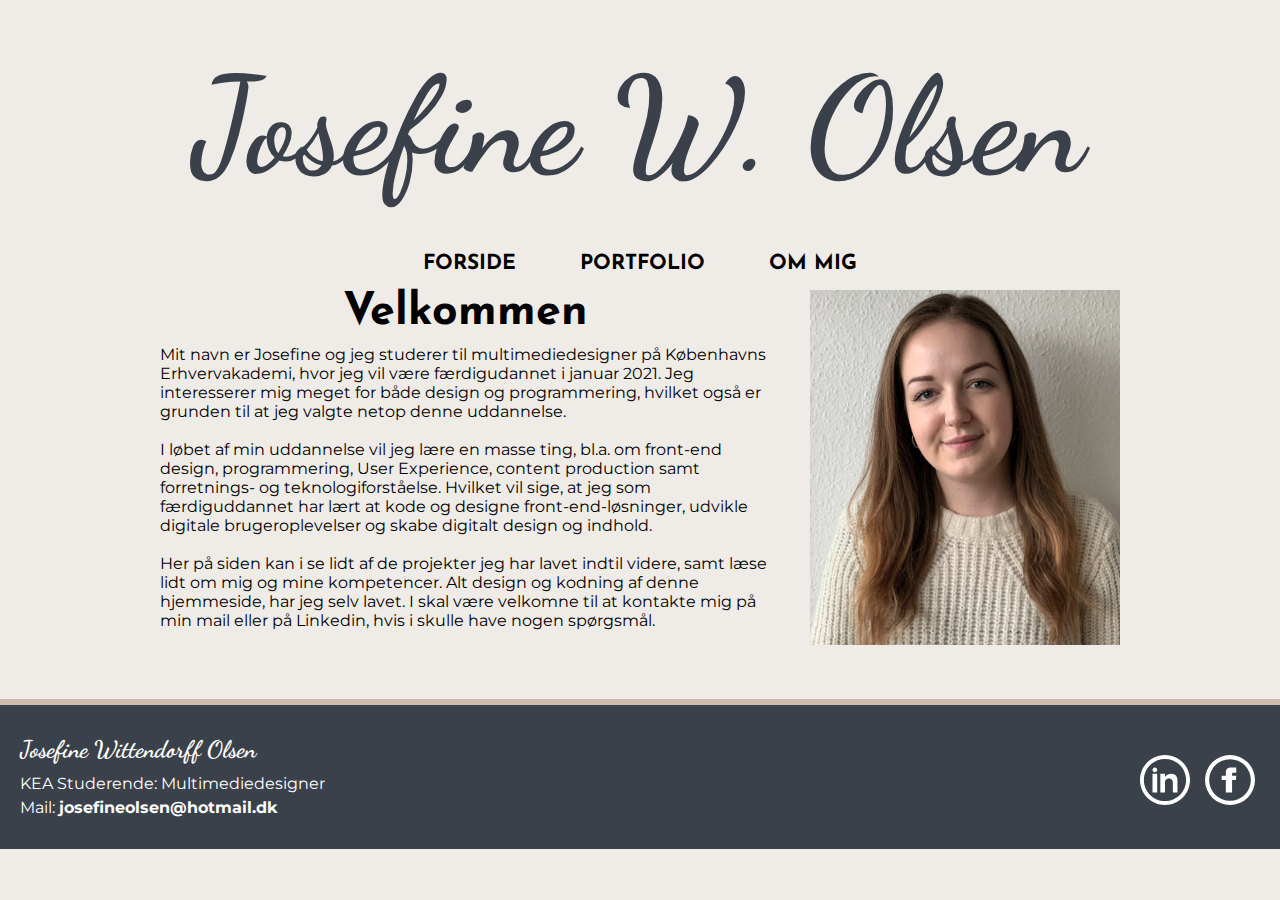
<file: index.html>
<!DOCTYPE html>
<html lang="da">

<head>
    <meta charset="utf-8">
    <meta name="viewport" content="width=device-width, initial-scale=1.0">
    <title>Josefine W. Olsen</title>
    <link href="https://fonts.googleapis.com/css?family=Dancing+Script|Josefin+Sans|Montserrat|Raleway&display=swap" rel="stylesheet">
    <link rel="stylesheet" href="style.css">
    <meta name="robots" content="noindex">
</head>

<body>

    <header>

        <a href="index.html"><img src="billeder/logo3.svg" alt="logo"></a>

        <nav>
            <div id="menuknap">☰</div>
            <ul id="menu" class="hidden">
                <li><a href="index.html">Forside</a></li>
                <li><a href="portfolio.html">Portfolio</a></li>
                <li><a href="ommig.html">Om mig</a></li>
            </ul>
        </nav>
    </header>

    <section id="velkommen">
        <div class="sectionwrapper">

            <div class="txt">
                <h1>Velkommen</h1>
                <p>Mit navn er Josefine og jeg studerer til multimediedesigner på Københavns Erhvervakademi, hvor jeg vil være færdigudannet i januar 2021. Jeg interesserer mig meget for både design og programmering, hvilket også er grunden til at jeg valgte netop denne uddannelse.
                    <br>
                    <br>I løbet af min uddannelse vil jeg lære en masse ting, bl.a. om front-end design, programmering, User Experience, content production samt forretnings- og teknologiforståelse. Hvilket vil sige, at jeg som færdiguddannet har lært at kode og designe front-end-løsninger, udvikle digitale brugeroplevelser og skabe digitalt design og indhold.<br>
                    <br>Her på siden kan i se lidt af de projekter jeg har lavet indtil videre, samt læse lidt om mig og mine kompetencer. Alt design og kodning af denne hjemmeside, har jeg selv lavet. I skal være velkomne til at kontakte mig på min mail eller på Linkedin, hvis i skulle have nogen spørgsmål. </p>
            </div>

            <div class="image">
                <img src="billeder/portr%C3%A6t1.png" alt="portræt">
            </div>
        </div>
    </section>

    <footer>
        <div id="footer_1">
            <h3>Josefine Wittendorff Olsen</h3>
            <p>KEA Studerende: Multimediedesigner</p>
            <p>Mail: <a href="mailto:josefineolsen@hotmail.dk">josefineolsen@hotmail.dk</a></p>
        </div>
        <div id="footer_2">
            <a href="https://www.linkedin.com/in/josefine-wittendorff-olsen-5b832217a/" target="_blank">
                <img src="billeder/linkedin.svg" alt="linkedin link">
            </a>
            <a href="https://www.facebook.com/josefine.olsen" target="_blank">
                <img src="billeder/face_hvid-kopi.svg" alt="facebook link">
            </a>
        </div>
    </footer>


    <script src="script.js"></script>
</body></html>
</file>
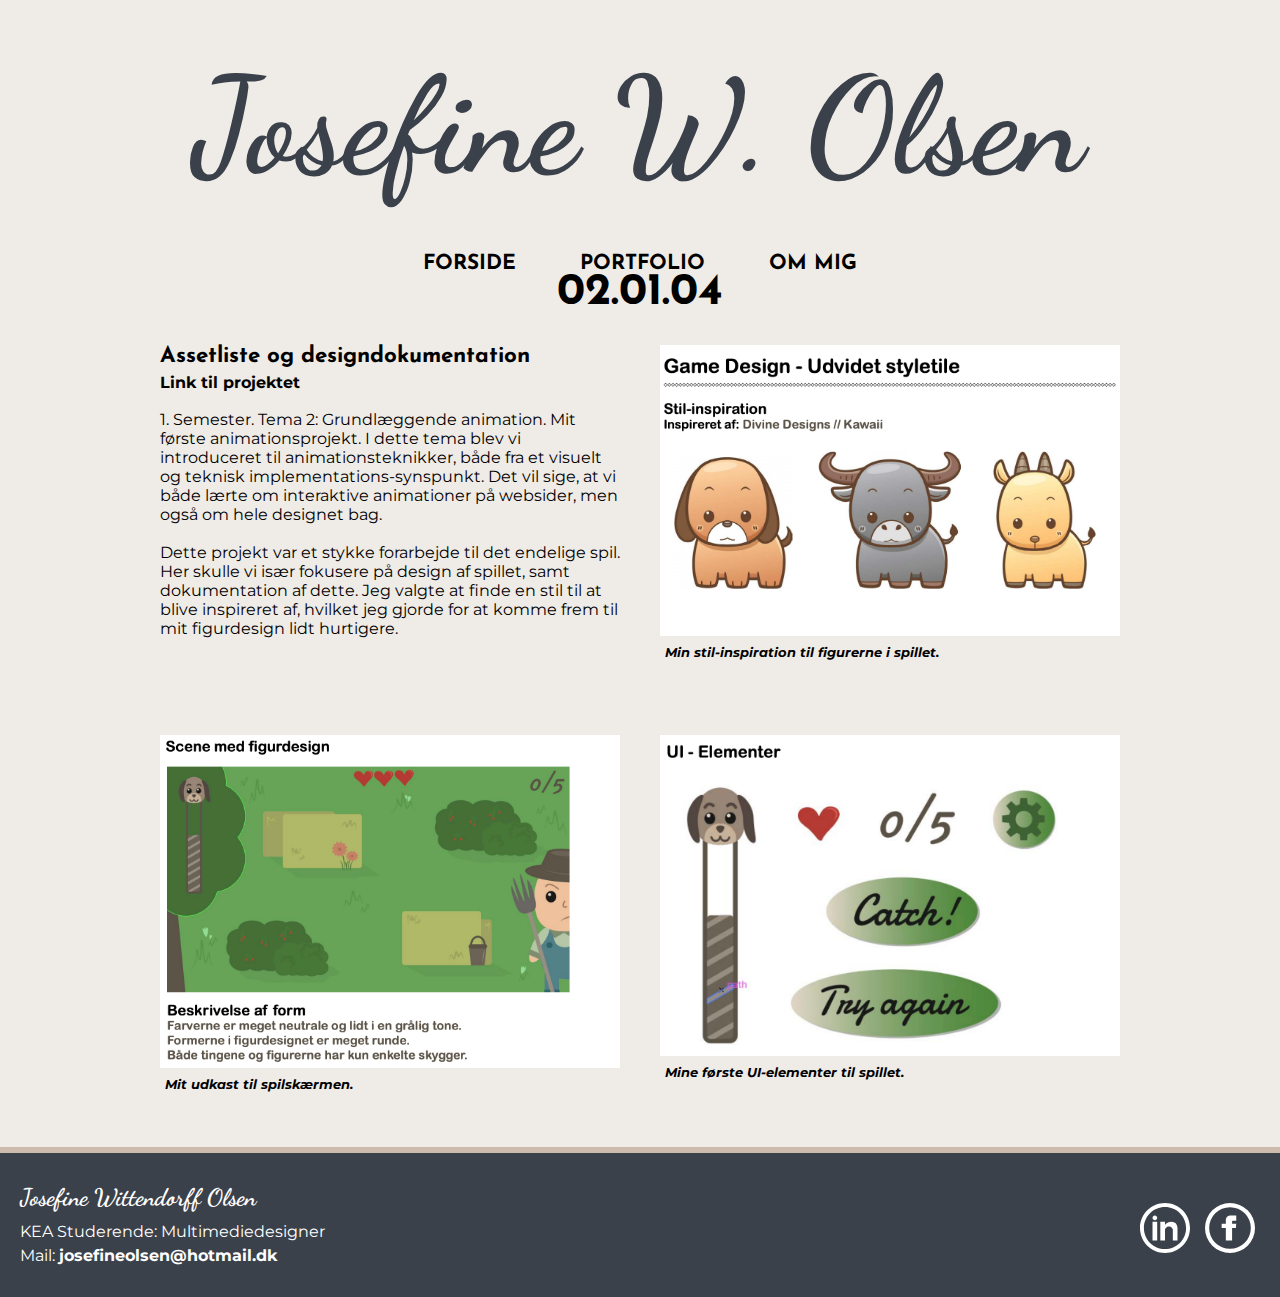
<file: dokumentation.html>
<!DOCTYPE html>
<html lang="da">

<head>
    <meta charset="utf-8">
    <meta name="viewport" content="width=device-width, initial-scale=1.0">
    <title>Josefine W. Olsen</title>
    <link href="https://fonts.googleapis.com/css?family=Dancing+Script|Josefin+Sans|Montserrat|Raleway&display=swap" rel="stylesheet">
    <link rel="stylesheet" href="style.css">
    <meta name="robots" content="noindex">
</head>

<body>

    <header>

        <a href="index.html"><img src="billeder/logo3.svg" alt="logo"></a>

        <nav>
            <div id="menuknap">☰</div>
            <ul id="menu" class="hidden">
                <li><a href="index.html">Forside</a></li>
                <li><a href="portfolio.html">Portfolio</a></li>
                <li><a href="ommig.html">Om mig</a></li>
            </ul>
        </nav>
    </header>

    <section id="dokumentation">
        <h1>02.01.04</h1>
        <div class="sectionwrapper">
            <div class="om">
                <h2>Assetliste og designdokumentation</h2>
                <a href="https://drive.google.com/file/d/1ffT6aHDLA5nyZl4b1CxueRxBve-k-WC5/view?usp=sharing">Link til projektet</a>
                <br>
                <br>
                <p>1. Semester. Tema 2: Grundlæggende animation. Mit første animationsprojekt. I dette tema blev vi introduceret til animationsteknikker, både fra et visuelt og teknisk implementations-synspunkt. Det vil sige, at vi både lærte om interaktive animationer på websider, men også om hele designet bag. <br>
                    <br>Dette projekt var et stykke forarbejde til det endelige spil. Her skulle vi især fokusere på design af spillet, samt dokumentation af dette. Jeg valgte at finde en stil til at blive inspireret af, hvilket jeg gjorde for at komme frem til mit figurdesign lidt hurtigere. </p>
            </div>

            <div class="billede1">
                <img src="billeder/doku1.png" alt="doku1">
                <h4>Min stil-inspiration til figurerne i spillet.</h4>
            </div>
        </div>

        <div class="sectionwrapper">
            <div class="billede2">
                <img src="billeder/doku2.png" alt="doku2">
                <h4>Mit udkast til spilskærmen.</h4>
            </div>

            <div class="billede3">
                <img src="billeder/doku3.png" alt="doku3">
                <h4>Mine første UI-elementer til spillet.</h4>
            </div>
        </div>

    </section>


    <footer>
        <div id="footer_1">
            <h3>Josefine Wittendorff Olsen</h3>
            <p>KEA Studerende: Multimediedesigner</p>
            <p>Mail: <a href="mailto:josefineolsen@hotmail.dk">josefineolsen@hotmail.dk</a></p>
        </div>
        <div id="footer_2">
            <a href="https://www.linkedin.com/in/josefine-wittendorff-olsen-5b832217a/" target="_blank">
                <img src="billeder/linkedin.svg" alt="linkedin link">
            </a>
            <a href="https://www.facebook.com/josefine.olsen" target="_blank">
                <img src="billeder/face_hvid-kopi.svg" alt="facebook link">
            </a>
        </div>
    </footer>


    <script src="script.js"></script>
</body></html>
</file>
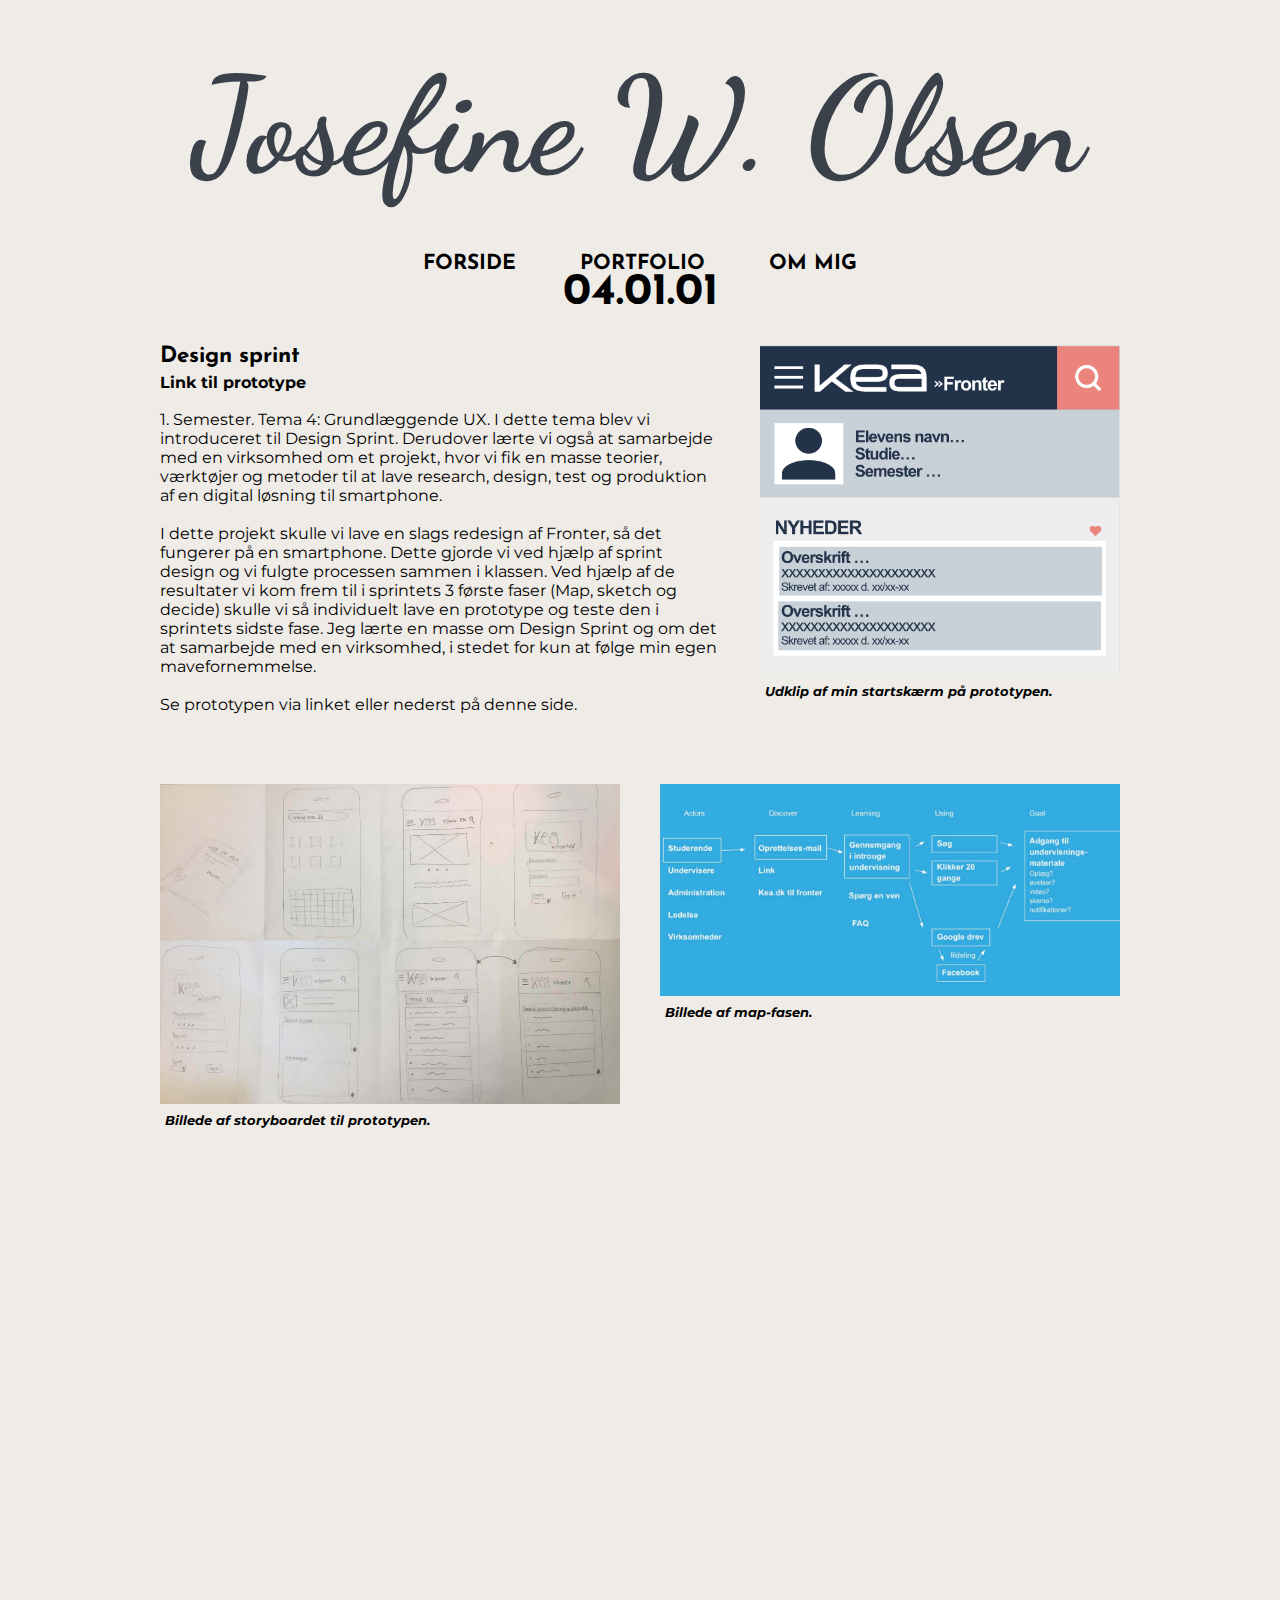
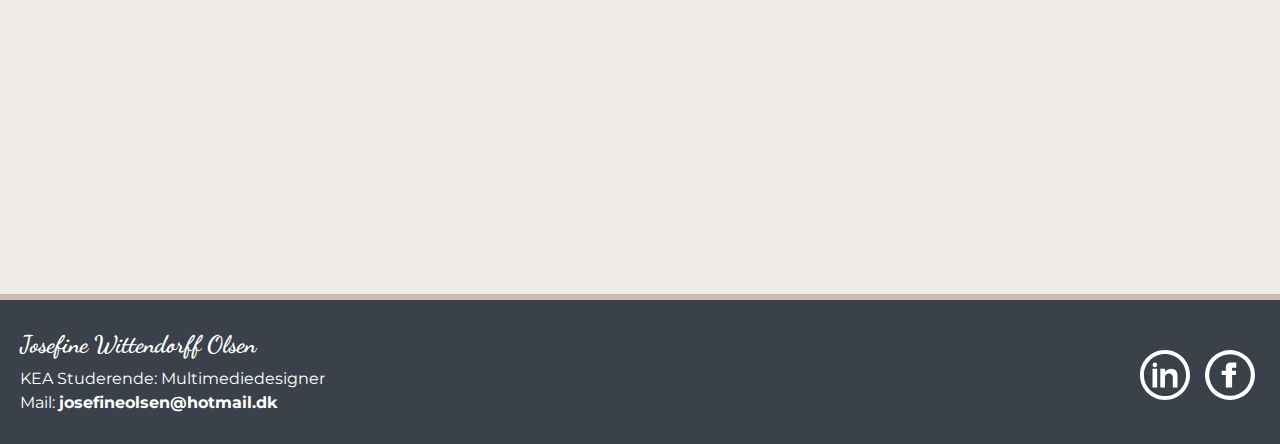
<file: fronter.html>
<!DOCTYPE html>
<html lang="da">

<head>
    <meta charset="utf-8">
    <meta name="viewport" content="width=device-width, initial-scale=1.0">
    <title>Josefine W. Olsen</title>
    <link href="https://fonts.googleapis.com/css?family=Dancing+Script|Josefin+Sans|Montserrat|Raleway&display=swap" rel="stylesheet">
    <link rel="stylesheet" href="style.css">
    <meta name="robots" content="noindex">
</head>

<body>

    <header>

        <a href="index.html"><img src="billeder/logo3.svg" alt="logo"></a>

        <nav>
            <div id="menuknap">☰</div>
            <ul id="menu" class="hidden">
                <li><a href="index.html">Forside</a></li>
                <li><a href="portfolio.html">Portfolio</a></li>
                <li><a href="ommig.html">Om mig</a></li>
            </ul>
        </nav>
    </header>

    <section id="fronter">
        <h1>04.01.01</h1>
        <div class="sectionwrapper">
            <div class="om">
                <h2>Design sprint</h2>
                <a href="https://xd.adobe.com/view/45756edb-9993-4f80-4042-b5dabd75aaa1-3344/">Link til prototype</a>
                <br>
                <br>
                <p>1. Semester. Tema 4: Grundlæggende UX. I dette tema blev vi introduceret til Design Sprint. Derudover lærte vi også at samarbejde med en virksomhed om et projekt, hvor vi fik en masse teorier, værktøjer og metoder til at lave research, design, test og produktion af en digital løsning til smartphone.<br>
                    <br>I dette projekt skulle vi lave en slags redesign af Fronter, så det fungerer på en smartphone. Dette gjorde vi ved hjælp af sprint design og vi fulgte processen sammen i klassen. Ved hjælp af de resultater vi kom frem til i sprintets 3 første faser (Map, sketch og decide) skulle vi så individuelt lave en prototype og teste den i sprintets sidste fase. Jeg lærte en masse om Design Sprint og om det at samarbejde med en virksomhed, i stedet for kun at følge min egen mavefornemmelse.<br>
                    <br>Se prototypen via linket eller nederst på denne side. </p>
            </div>

            <div class="billede1">
                <img src="billeder/fronter.png" alt="fronter1">
                <h4>Udklip af min startskærm på prototypen.</h4>
            </div>
        </div>

        <div class="sectionwrapper">
            <div class="billede2">
                <img src="billeder/fronter2.png" alt="fronter2">
                <h4>Billede af storyboardet til prototypen.</h4>
            </div>

            <div class="billede3">
                <img src="billeder/fronter3.png" alt="fronter3">
                <h4>Billede af map-fasen.</h4>
            </div>
        </div>

        <div class="prototype">
            <iframe width="375" height="667" src="https://xd.adobe.com/embed/45756edb-9993-4f80-4042-b5dabd75aaa1-3344/" frameborder="0" allowfullscreen></iframe>
        </div>

    </section>


    <footer>
        <div id="footer_1">
            <h3>Josefine Wittendorff Olsen</h3>
            <p>KEA Studerende: Multimediedesigner</p>
            <p>Mail: <a href="mailto:josefineolsen@hotmail.dk">josefineolsen@hotmail.dk</a></p>
        </div>
        <div id="footer_2">
            <a href="https://www.linkedin.com/in/josefine-wittendorff-olsen-5b832217a/" target="_blank">
                <img src="billeder/linkedin.svg" alt="linkedin link">
            </a>
            <a href="https://www.facebook.com/josefine.olsen" target="_blank">
                <img src="billeder/face_hvid-kopi.svg" alt="facebook link">
            </a>
        </div>
    </footer>


    <script src="script.js"></script>
</body>

</html>
</file>
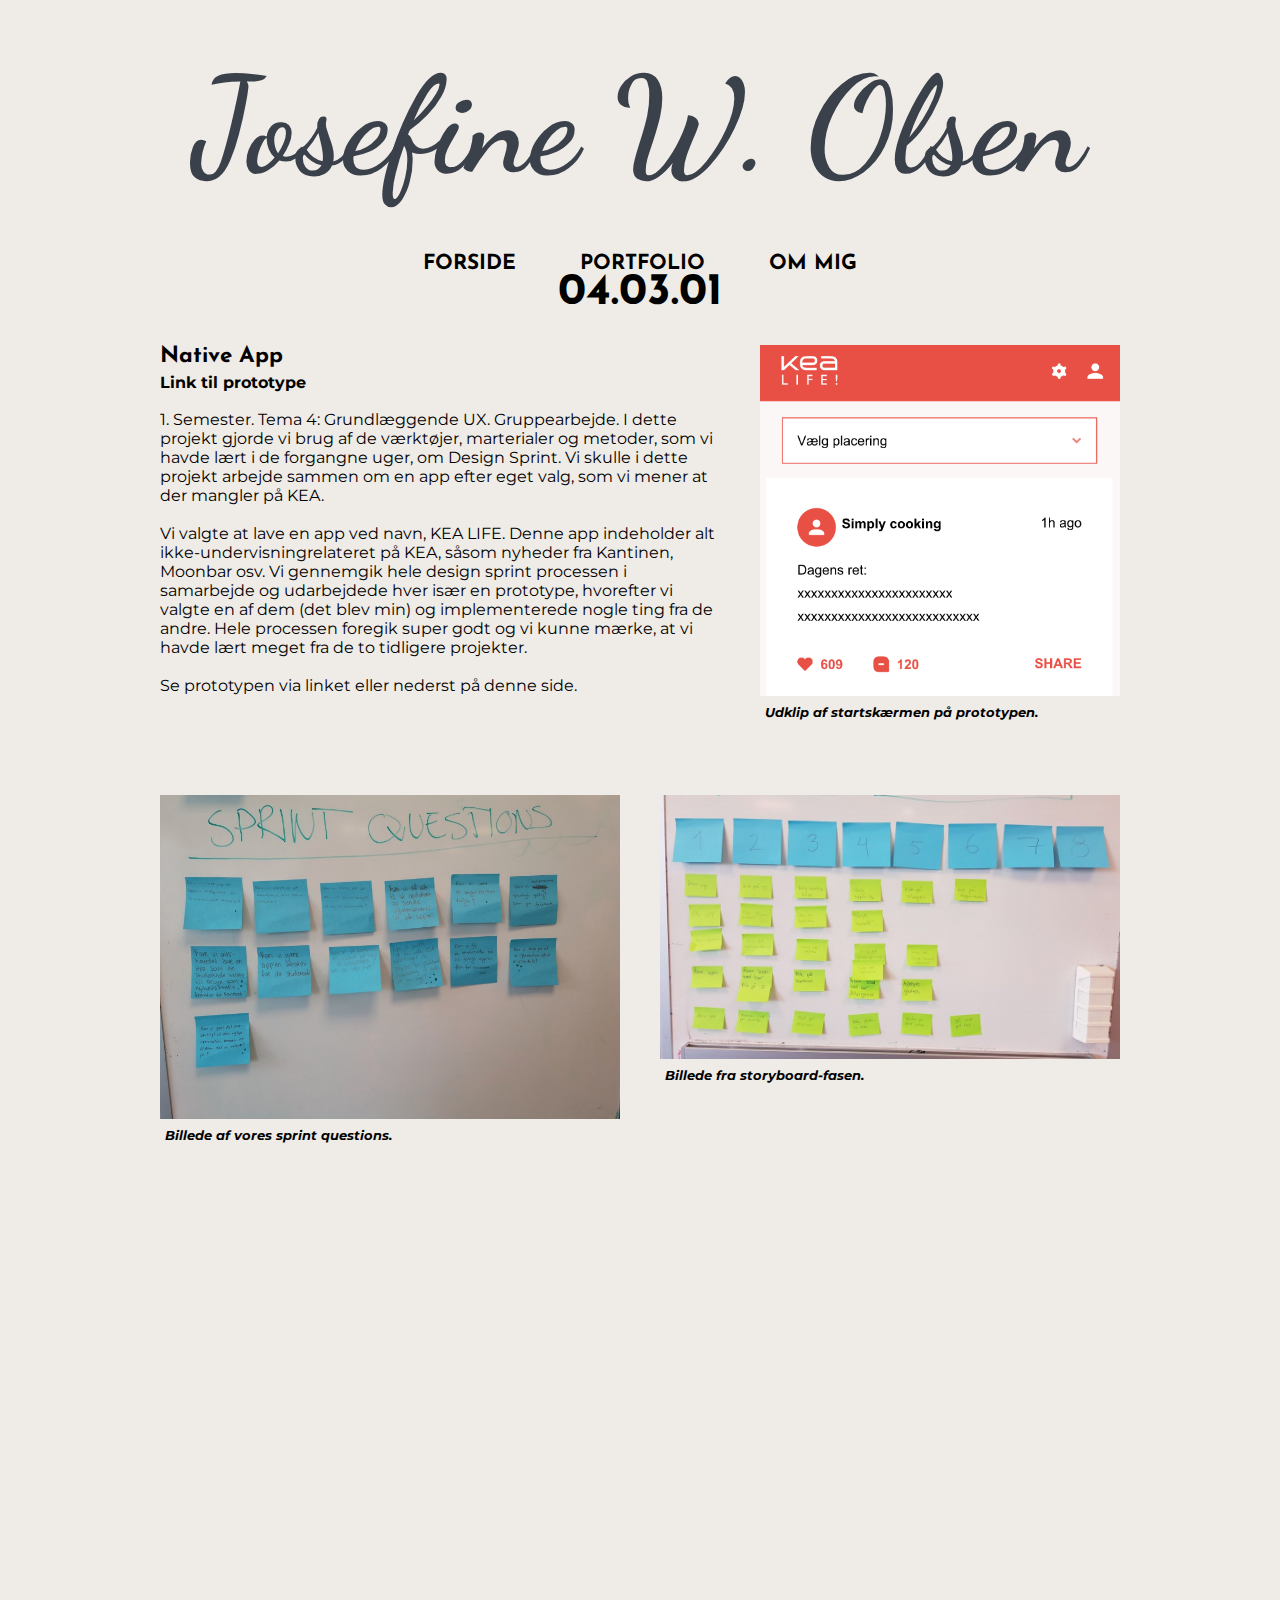
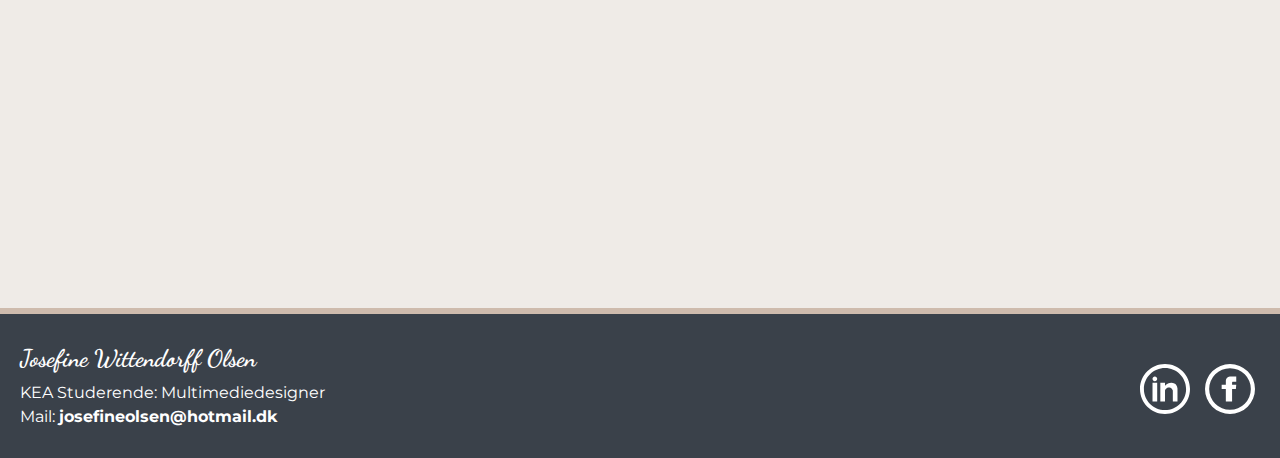
<file: life.html>
<!DOCTYPE html>
<html lang="da">

<head>
    <meta charset="utf-8">
    <meta name="viewport" content="width=device-width, initial-scale=1.0">
    <title>Josefine W. Olsen</title>
    <link href="https://fonts.googleapis.com/css?family=Dancing+Script|Josefin+Sans|Montserrat|Raleway&display=swap" rel="stylesheet">
    <link rel="stylesheet" href="style.css">
    <meta name="robots" content="noindex">
</head>

<body>

    <header>

        <a href="index.html"><img src="billeder/logo3.svg" alt="logo"></a>

        <nav>
            <div id="menuknap">☰</div>
            <ul id="menu" class="hidden">
                <li><a href="index.html">Forside</a></li>
                <li><a href="portfolio.html">Portfolio</a></li>
                <li><a href="ommig.html">Om mig</a></li>
            </ul>
        </nav>
    </header>

    <section id="life">
        <h1>04.03.01</h1>
        <div class="sectionwrapper">
            <div class="om">
                <h2>Native App</h2>
                <a href="https://xd.adobe.com/view/86069f33-968b-4e82-5e4e-9e6a6ca127a3-f037/">Link til prototype</a>
                <br>
                <br>
                <p>1. Semester. Tema 4: Grundlæggende UX. Gruppearbejde. I dette projekt gjorde vi brug af de værktøjer, marterialer og metoder, som vi havde lært i de forgangne uger, om Design Sprint. Vi skulle i dette projekt arbejde sammen om en app efter eget valg, som vi mener at der mangler på KEA.<br>
                    <br>Vi valgte at lave en app ved navn, KEA LIFE. Denne app indeholder alt ikke-undervisningrelateret på KEA, såsom nyheder fra Kantinen, Moonbar osv. Vi gennemgik hele design sprint processen i samarbejde og udarbejdede hver især en prototype, hvorefter vi valgte en af dem (det blev min) og implementerede nogle ting fra de andre. Hele processen foregik super godt og vi kunne mærke, at vi havde lært meget fra de to tidligere projekter.<br>
                    <br>Se prototypen via linket eller nederst på denne side.</p>
            </div>

            <div class="billede1">
                <img src="billeder/kealife.png" alt="life1">
                <h4>Udklip af startskærmen på prototypen.</h4>
            </div>
        </div>

        <div class="sectionwrapper">
            <div class="billede2">
                <img src="billeder/life1.png" alt="life1">
                <h4>Billede af vores sprint questions.</h4>
            </div>

            <div class="billede3">
                <img src="billeder/life3.png" alt="life2">
                <h4>Billede fra storyboard-fasen.</h4>
            </div>
        </div>

        <div class="prototype">
            <iframe width="375" height="666" src="https://xd.adobe.com/embed/86069f33-968b-4e82-5e4e-9e6a6ca127a3-f037/" frameborder="0" allowfullscreen></iframe>
        </div>

    </section>


    <footer>
        <div id="footer_1">
            <h3>Josefine Wittendorff Olsen</h3>
            <p>KEA Studerende: Multimediedesigner</p>
            <p>Mail: <a href="mailto:josefineolsen@hotmail.dk">josefineolsen@hotmail.dk</a></p>
        </div>
        <div id="footer_2">
            <a href="https://www.linkedin.com/in/josefine-wittendorff-olsen-5b832217a/" target="_blank">
                <img src="billeder/linkedin.svg" alt="linkedin link">
            </a>
            <a href="https://www.facebook.com/josefine.olsen" target="_blank">
                <img src="billeder/face_hvid-kopi.svg" alt="facebook link">
            </a>
        </div>
    </footer>


    <script src="script.js"></script>
</body>

</html>
</file>
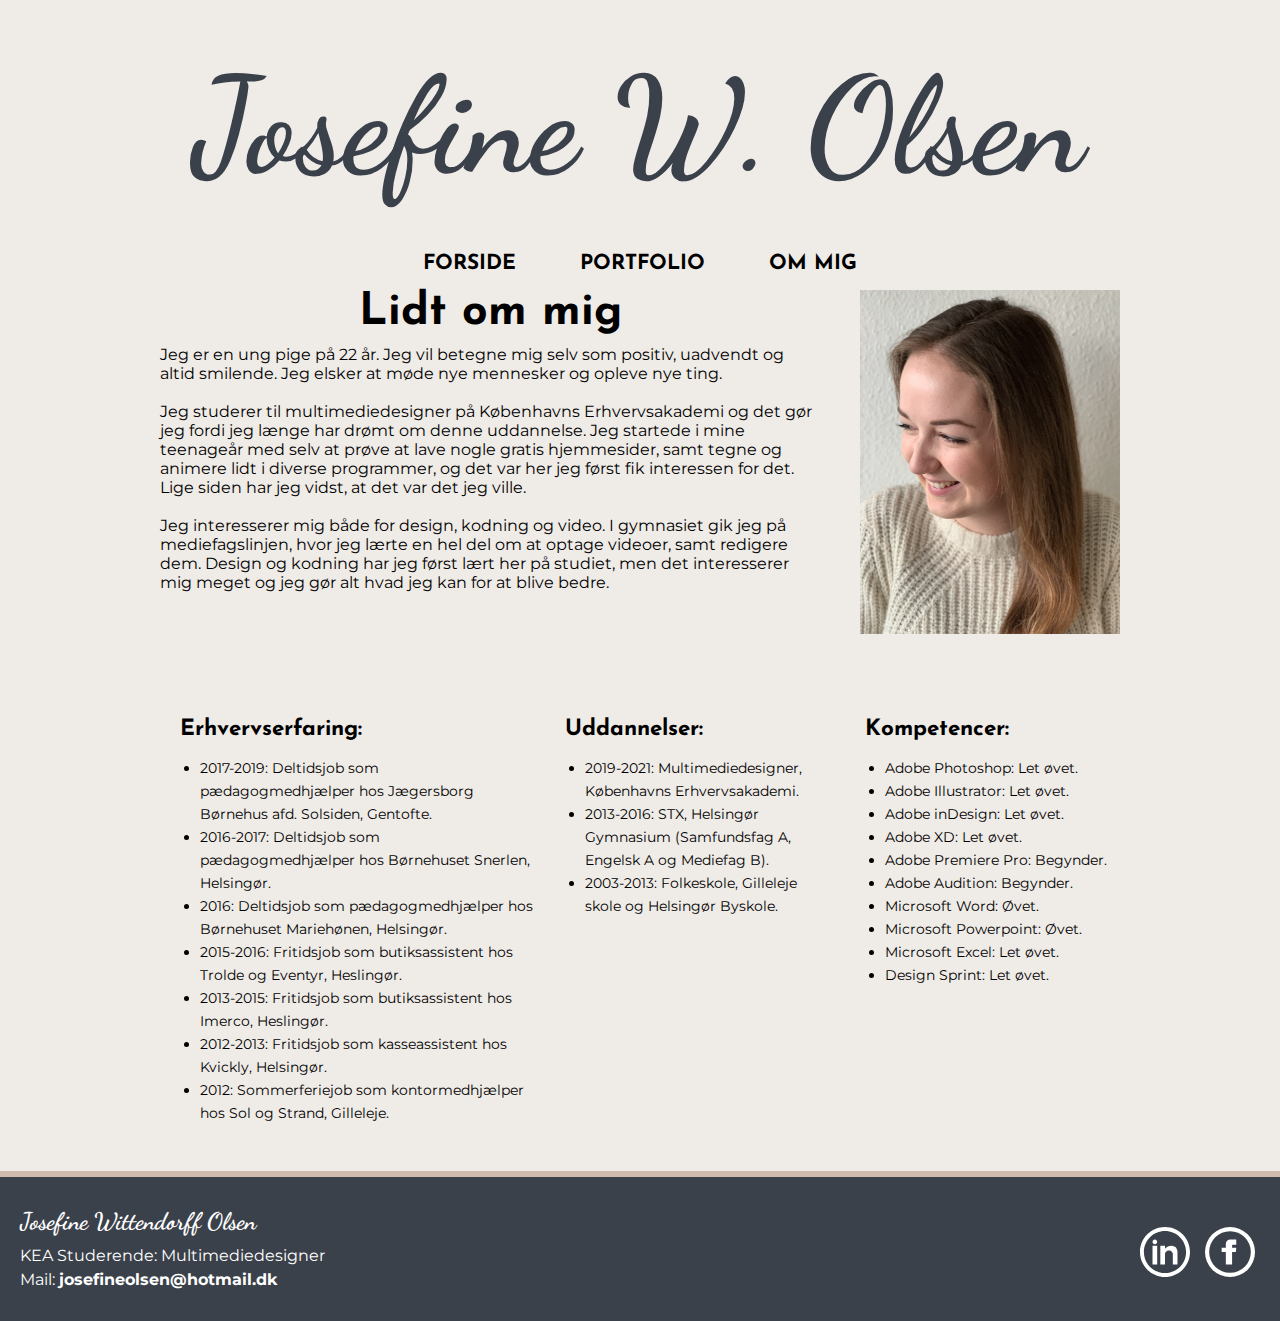
<file: ommig.html>
<!DOCTYPE html>
<html lang="da">

<head>
    <meta charset="utf-8">
    <meta name="viewport" content="width=device-width, initial-scale=1.0">
    <title>Josefine W. Olsen</title>
    <link href="https://fonts.googleapis.com/css?family=Dancing+Script|Josefin+Sans|Montserrat|Raleway&display=swap" rel="stylesheet">
    <link rel="stylesheet" href="style.css">
    <meta name="robots" content="noindex">
</head>

<body>

    <header>

        <a href="index.html"><img src="billeder/logo3.svg" alt="logo"></a>

        <nav>
            <div id="menuknap">☰</div>
            <ul id="menu" class="hidden">
                <li><a href="index.html">Forside</a></li>
                <li><a href="portfolio.html">Portfolio</a></li>
                <li><a href="ommig.html">Om mig</a></li>
            </ul>
        </nav>
    </header>

    <section id="mig">
        <div class="sectionwrapper">

            <div class="txt">
                <h1>Lidt om mig</h1>
                <p>Jeg er en ung pige på 22 år. Jeg vil betegne mig selv som positiv, uadvendt og altid smilende. Jeg elsker at møde nye mennesker og opleve nye ting.
                    <br>
                    <br>Jeg studerer til multimediedesigner på Københavns Erhvervsakademi og det gør jeg fordi jeg længe har drømt om denne uddannelse. Jeg startede i mine teenageår med selv at prøve at lave nogle gratis hjemmesider, samt tegne og animere lidt i diverse programmer, og det var her jeg først fik interessen for det. Lige siden har jeg vidst, at det var det jeg ville. <br>
                    <br>Jeg interesserer mig både for design, kodning og video. I gymnasiet gik jeg på mediefagslinjen, hvor jeg lærte en hel del om at optage videoer, samt redigere dem. Design og kodning har jeg først lært her på studiet, men det interesserer mig meget og jeg gør alt hvad jeg kan for at blive bedre. </p>
            </div>

            <div class="image">
                <img src="billeder/portr%C3%A6t2.png" alt="portræt">
            </div>
        </div>

        <div class="sectionwrapper">
            <div class="erhverv">
                <h2>Erhvervserfaring:</h2>
                <ul id="list">
                    <li>2017-2019: Deltidsjob som pædagogmedhjælper hos Jægersborg Børnehus afd. Solsiden, Gentofte.</li>
                    <li>2016-2017: Deltidsjob som pædagogmedhjælper hos Børnehuset Snerlen, Helsingør.</li>
                    <li>2016: Deltidsjob som pædagogmedhjælper hos Børnehuset Mariehønen, Helsingør.</li>
                    <li>2015-2016: Fritidsjob som butiksassistent hos Trolde og Eventyr, Heslingør.</li>
                    <li>2013-2015: Fritidsjob som butiksassistent hos Imerco, Heslingør.</li>
                    <li>2012-2013: Fritidsjob som kasseassistent hos Kvickly, Helsingør.</li>
                    <li>2012: Sommerferiejob som kontormedhjælper hos Sol og Strand, Gilleleje.</li>
                </ul>
            </div>

            <div class="uddannelse">
                <h2>Uddannelser:</h2>
                <ul id="list">
                    <li>2019-2021: Multimediedesigner, Københavns Erhvervsakademi.</li>
                    <li>2013-2016: STX, Helsingør Gymnasium (Samfundsfag A, Engelsk A og Mediefag B).</li>
                    <li>2003-2013: Folkeskole, Gilleleje skole og Helsingør Byskole.</li>
                </ul>
            </div>

            <div class="kompetencer">
                <h2>Kompetencer:</h2>
                <ul id="list">
                    <li>Adobe Photoshop: Let øvet.</li>
                    <li>Adobe Illustrator: Let øvet.</li>
                    <li>Adobe inDesign: Let øvet.</li>
                    <li>Adobe XD: Let øvet.</li>
                    <li>Adobe Premiere Pro: Begynder.</li>
                    <li>Adobe Audition: Begynder.</li>
                    <li>Microsoft Word: Øvet.</li>
                    <li>Microsoft Powerpoint: Øvet.</li>
                    <li>Microsoft Excel: Let øvet.</li>
                    <li>Design Sprint: Let øvet.</li>
                </ul>
            </div>
        </div>
    </section>

    <footer>
        <div id="footer_1">
            <h3>Josefine Wittendorff Olsen</h3>
            <p>KEA Studerende: Multimediedesigner</p>
            <p>Mail: <a href="mailto:josefineolsen@hotmail.dk">josefineolsen@hotmail.dk</a></p>
        </div>
        <div id="footer_2">
            <a href="https://www.linkedin.com/in/josefine-wittendorff-olsen-5b832217a/" target="_blank">
                <img src="billeder/linkedin.svg" alt="linkedin link">
            </a>
            <a href="https://www.facebook.com/josefine.olsen" target="_blank">
                <img src="billeder/face_hvid-kopi.svg" alt="facebook link">
            </a>
        </div>
    </footer>


    <script src="script.js"></script>
</body></html>
</file>
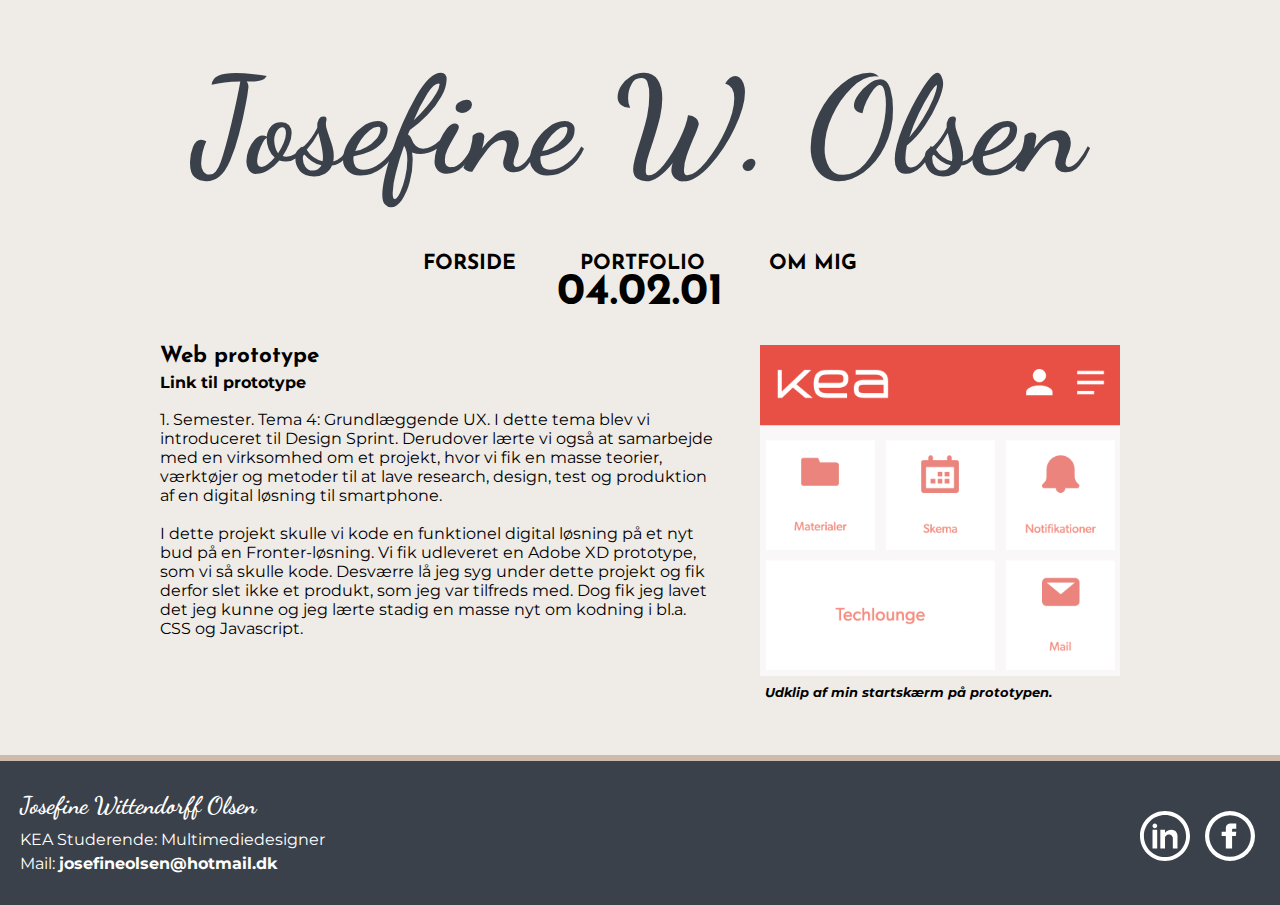
<file: prototype.html>
<!DOCTYPE html>
<html lang="da">

<head>
    <meta charset="utf-8">
    <meta name="viewport" content="width=device-width, initial-scale=1.0">
    <title>Josefine W. Olsen</title>
    <link href="https://fonts.googleapis.com/css?family=Dancing+Script|Josefin+Sans|Montserrat|Raleway&display=swap" rel="stylesheet">
    <link rel="stylesheet" href="style.css">
    <meta name="robots" content="noindex">
</head>

<body>

    <header>

        <a href="index.html"><img src="billeder/logo3.svg" alt="logo"></a>

        <nav>
            <div id="menuknap">☰</div>
            <ul id="menu" class="hidden">
                <li><a href="index.html">Forside</a></li>
                <li><a href="portfolio.html">Portfolio</a></li>
                <li><a href="ommig.html">Om mig</a></li>
            </ul>
        </nav>
    </header>

    <section id="prototype">
        <h1>04.02.01</h1>
        <div class="sectionwrapper">
            <div class="om">
                <h2>Web prototype</h2>
                <a href="http://josefinewo.dk/kea/04-ui/02-prototype/index.html">Link til prototype</a>
                <br>
                <br>
                <p>1. Semester. Tema 4: Grundlæggende UX. I dette tema blev vi introduceret til Design Sprint. Derudover lærte vi også at samarbejde med en virksomhed om et projekt, hvor vi fik en masse teorier, værktøjer og metoder til at lave research, design, test og produktion af en digital løsning til smartphone.<br>
                    <br>I dette projekt skulle vi kode en funktionel digital løsning på et nyt bud på en Fronter-løsning. Vi fik udleveret en Adobe XD prototype, som vi så skulle kode. Desværre lå jeg syg under dette projekt og fik derfor slet ikke et produkt, som jeg var tilfreds med. Dog fik jeg lavet det jeg kunne og jeg lærte stadig en masse nyt om kodning i bl.a. CSS og Javascript. </p>
            </div>

            <div class="billede1">
                <img src="billeder/keaweb.png" alt="prototype">
                <h4>Udklip af min startskærm på prototypen.</h4>
            </div>
        </div>

    </section>


    <footer>
        <div id="footer_1">
            <h3>Josefine Wittendorff Olsen</h3>
            <p>KEA Studerende: Multimediedesigner</p>
            <p>Mail: <a href="mailto:josefineolsen@hotmail.dk">josefineolsen@hotmail.dk</a></p>
        </div>
        <div id="footer_2">
            <a href="https://www.linkedin.com/in/josefine-wittendorff-olsen-5b832217a/" target="_blank">
                <img src="billeder/linkedin.svg" alt="linkedin link">
            </a>
            <a href="https://www.facebook.com/josefine.olsen" target="_blank">
                <img src="billeder/face_hvid-kopi.svg" alt="facebook link">
            </a>
        </div>
    </footer>


    <script src="script.js"></script>
</body></html>
</file>
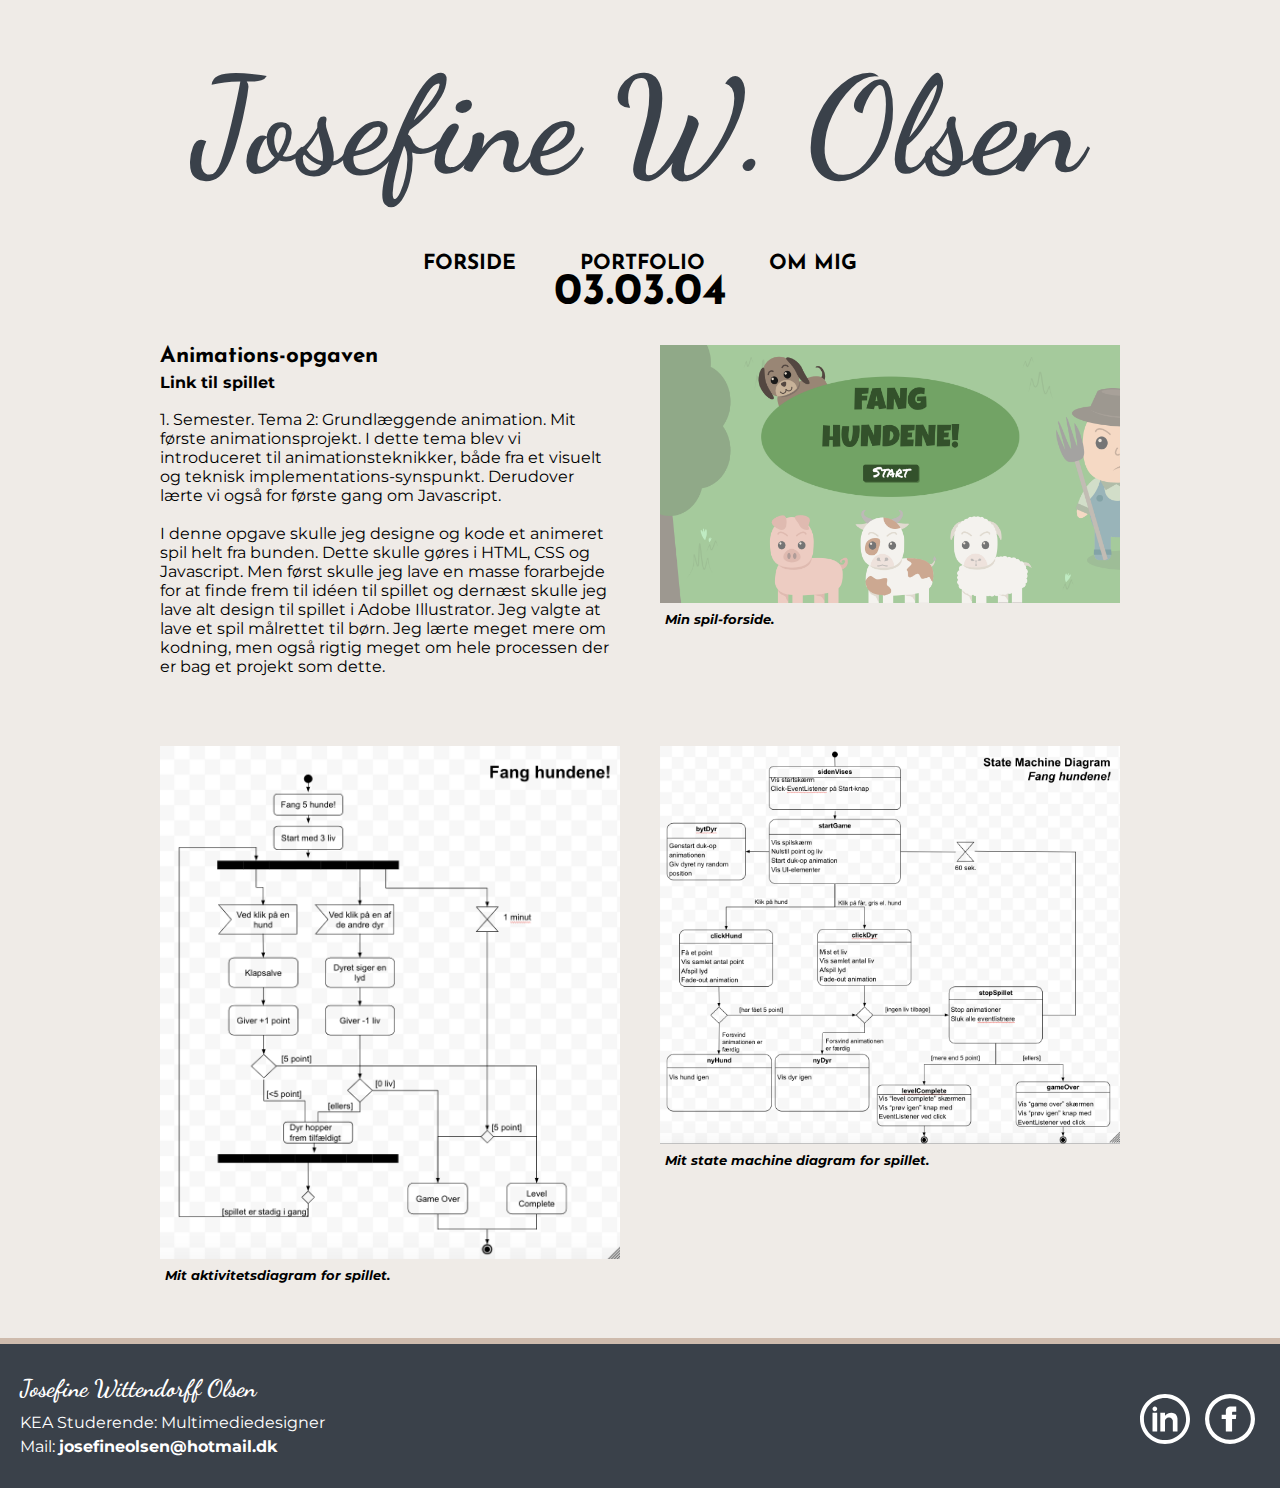
<file: spil1.html>
<!DOCTYPE html>
<html lang="da">

<head>
    <meta charset="utf-8">
    <meta name="viewport" content="width=device-width, initial-scale=1.0">
    <title>Josefine W. Olsen</title>
    <link href="https://fonts.googleapis.com/css?family=Dancing+Script|Josefin+Sans|Montserrat|Raleway&display=swap" rel="stylesheet">
    <link rel="stylesheet" href="style.css">
    <meta name="robots" content="noindex">
</head>

<body>

    <header>

        <a href="index.html"><img src="billeder/logo3.svg" alt="logo"></a>

        <nav>
            <div id="menuknap">☰</div>
            <ul id="menu" class="hidden">
                <li><a href="index.html">Forside</a></li>
                <li><a href="portfolio.html">Portfolio</a></li>
                <li><a href="ommig.html">Om mig</a></li>
            </ul>
        </nav>
    </header>

    <section id="spil1">
        <h1>03.03.04</h1>
        <div class="sectionwrapper">
            <div class="om">
                <h2>Animations-opgaven</h2>
                <a href="http://josefinewo.dk/kea/02-animation/spil/">Link til spillet</a>
                <br>
                <br>
                <p>1. Semester. Tema 2: Grundlæggende animation. Mit første animationsprojekt. I dette tema blev vi introduceret til animationsteknikker, både fra et visuelt og teknisk implementations-synspunkt. Derudover lærte vi også for første gang om Javascript. <br>
                    <br>I denne opgave skulle jeg designe og kode et animeret spil helt fra bunden. Dette skulle gøres i HTML, CSS og Javascript. Men først skulle jeg lave en masse forarbejde for at finde frem til idéen til spillet og dernæst skulle jeg lave alt design til spillet i Adobe Illustrator. Jeg valgte at lave et spil målrettet til børn. Jeg lærte meget mere om kodning, men også rigtig meget om hele processen der er bag et projekt som dette.</p>
            </div>

            <div class="billede1">
                <img src="billeder/hund1.png" alt="doku1">
                <h4>Min spil-forside.</h4>
            </div>
        </div>

        <div class="sectionwrapper">
            <div class="billede2">
                <img src="billeder/hund2.png" alt="doku2">
                <h4>Mit aktivitetsdiagram for spillet.</h4>
            </div>

            <div class="billede3">
                <img src="billeder/hund3.png" alt="doku3">
                <h4>Mit state machine diagram for spillet.</h4>
            </div>
        </div>

    </section>


    <footer>
        <div id="footer_1">
            <h3>Josefine Wittendorff Olsen</h3>
            <p>KEA Studerende: Multimediedesigner</p>
            <p>Mail: <a href="mailto:josefineolsen@hotmail.dk">josefineolsen@hotmail.dk</a></p>
        </div>
        <div id="footer_2">
            <a href="https://www.linkedin.com/in/josefine-wittendorff-olsen-5b832217a/" target="_blank">
                <img src="billeder/linkedin.svg" alt="linkedin link">
            </a>
            <a href="https://www.facebook.com/josefine.olsen" target="_blank">
                <img src="billeder/face_hvid-kopi.svg" alt="facebook link">
            </a>
        </div>
    </footer>


    <script src="script.js"></script>
</body></html>
</file>
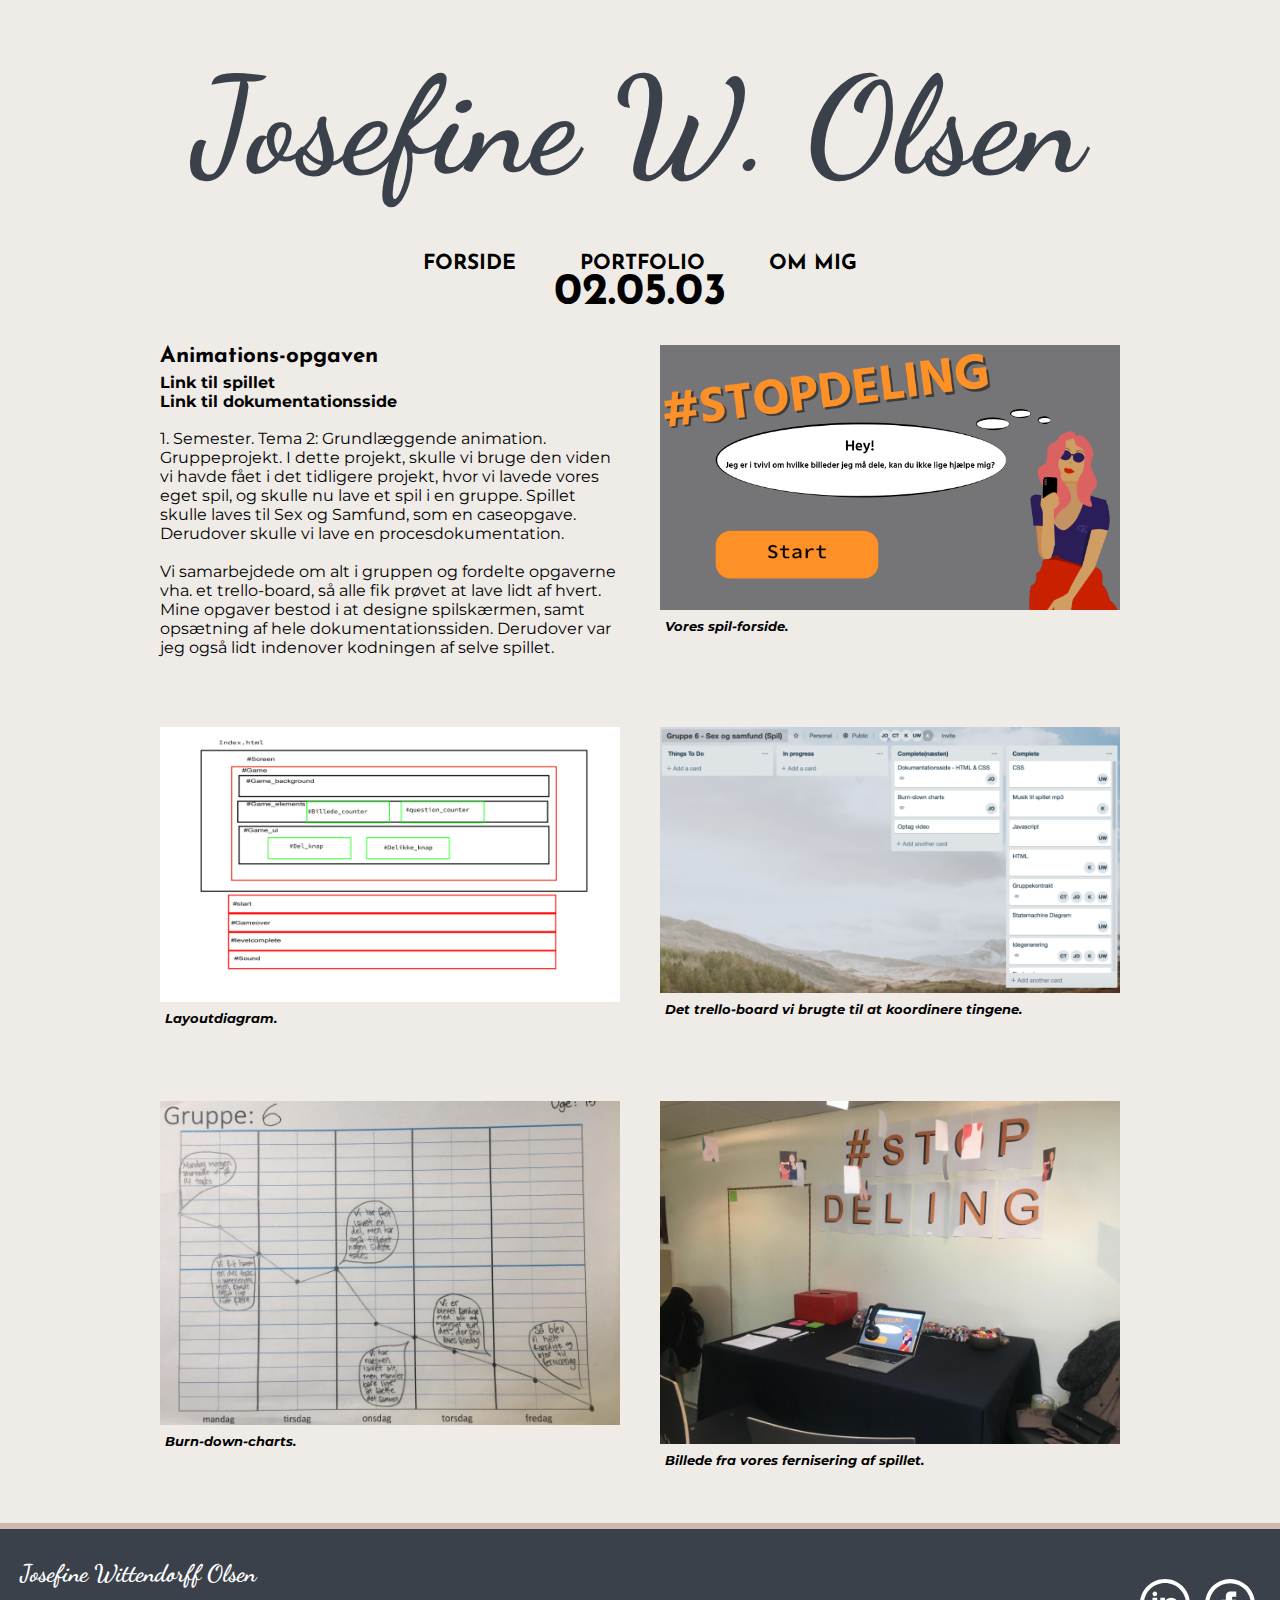
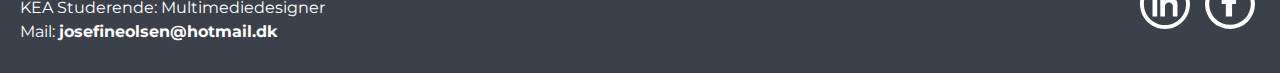
<file: spil2.html>
<!DOCTYPE html>
<html lang="da">

<head>
    <meta charset="utf-8">
    <meta name="viewport" content="width=device-width, initial-scale=1.0">
    <title>Josefine W. Olsen</title>
    <link href="https://fonts.googleapis.com/css?family=Dancing+Script|Josefin+Sans|Montserrat|Raleway&display=swap" rel="stylesheet">
    <link rel="stylesheet" href="style.css">
    <meta name="robots" content="noindex">
</head>

<body>

    <header>

        <a href="index.html"><img src="billeder/logo3.svg" alt="logo"></a>

        <nav>
            <div id="menuknap">☰</div>
            <ul id="menu" class="hidden">
                <li><a href="index.html">Forside</a></li>
                <li><a href="portfolio.html">Portfolio</a></li>
                <li><a href="ommig.html">Om mig</a></li>
            </ul>
        </nav>
    </header>

    <section id="spil2">
        <h1>02.05.03</h1>
        <div class="sectionwrapper">
            <div class="om">
                <h2>Animations-opgaven</h2>
                <a href="http://josefinewo.dk/kea/02-animation/sex-samfund/02.04_projekt/">Link til spillet</a><br>
                <a href="http://josefinewo.dk/kea/02-animation/sex-samfund/gruppe-6_dokumentationssite/">Link til dokumentationsside</a>
                <br>
                <br>
                <p>1. Semester. Tema 2: Grundlæggende animation. Gruppeprojekt. I dette projekt, skulle vi bruge den viden vi havde fået i det tidligere projekt, hvor vi lavede vores eget spil, og skulle nu lave et spil i en gruppe. Spillet skulle laves til Sex og Samfund, som en caseopgave. Derudover skulle vi lave en procesdokumentation. <br>
                    <br>Vi samarbejdede om alt i gruppen og fordelte opgaverne vha. et trello-board, så alle fik prøvet at lave lidt af hvert. Mine opgaver bestod i at designe spilskærmen, samt opsætning af hele dokumentationssiden. Derudover var jeg også lidt indenover kodningen af selve spillet.</p>
            </div>

            <div class="billede1">
                <img src="billeder/stop1.png" alt="stop1">
                <h4>Vores spil-forside.</h4>
            </div>
        </div>

        <div class="sectionwrapper">
            <div class="billede2">
                <img src="billeder/stop5.png" alt="stop2">
                <h4>Layoutdiagram.</h4>
            </div>

            <div class="billede3">
                <img src="billeder/stop3.png" alt="stop3">
                <h4>Det trello-board vi brugte til at koordinere tingene.</h4>
            </div>
        </div>

        <div class="sectionwrapper">
            <div class="billede2">
                <img src="billeder/stop4.png" alt="kgb3">
                <h4>Burn-down-charts.</h4>
            </div>

            <div class="billede3">
                <img src="billeder/stop2.png" alt="kgb4">
                <h4>Billede fra vores fernisering af spillet.</h4>
            </div>
        </div>

    </section>


    <footer>
        <div id="footer_1">
            <h3>Josefine Wittendorff Olsen</h3>
            <p>KEA Studerende: Multimediedesigner</p>
            <p>Mail: <a href="mailto:josefineolsen@hotmail.dk">josefineolsen@hotmail.dk</a></p>
        </div>
        <div id="footer_2">
            <a href="https://www.linkedin.com/in/josefine-wittendorff-olsen-5b832217a/" target="_blank">
                <img src="billeder/linkedin.svg" alt="linkedin link">
            </a>
            <a href="https://www.facebook.com/josefine.olsen" target="_blank">
                <img src="billeder/face_hvid-kopi.svg" alt="facebook link">
            </a>
        </div>
    </footer>


    <script src="script.js"></script>
</body></html>
</file>
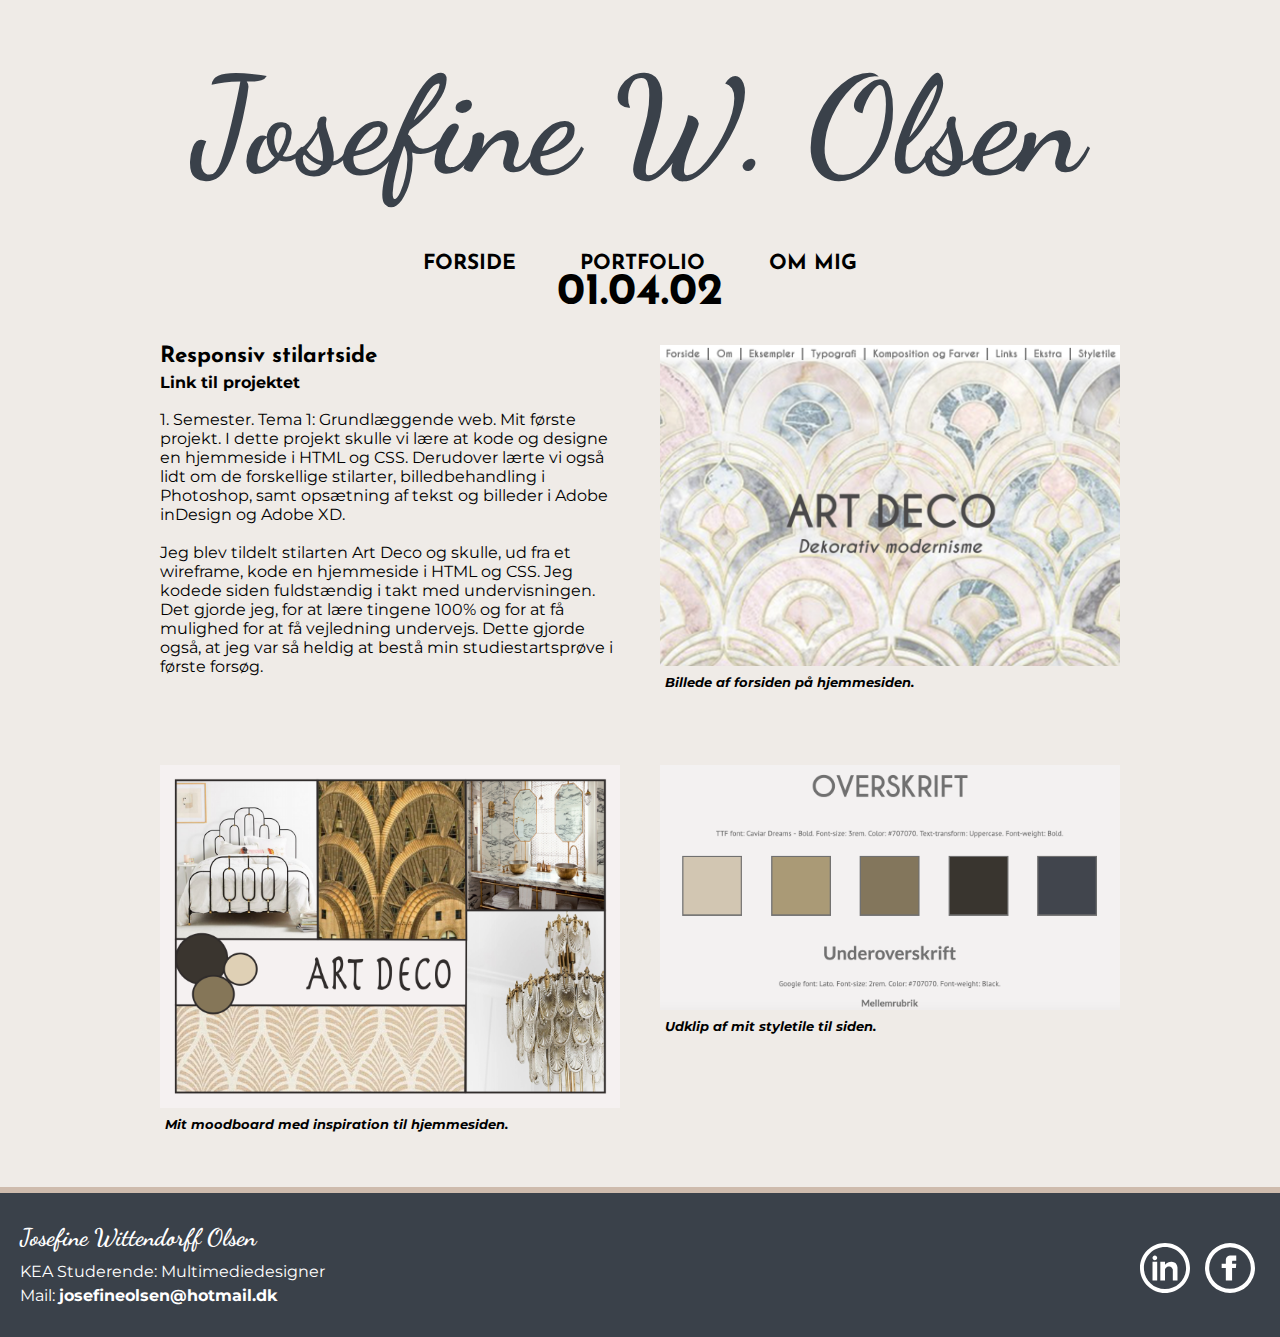
<file: stilartside.html>
<!DOCTYPE html>
<html lang="da">

<head>
    <meta charset="utf-8">
    <meta name="viewport" content="width=device-width, initial-scale=1.0">
    <title>Josefine W. Olsen</title>
    <link href="https://fonts.googleapis.com/css?family=Dancing+Script|Josefin+Sans|Montserrat|Raleway&display=swap" rel="stylesheet">
    <link rel="stylesheet" href="style.css">
    <meta name="robots" content="noindex">
</head>

<body>

    <header>

        <a href="index.html"><img src="billeder/logo3.svg" alt="logo"></a>

        <nav>
            <div id="menuknap">☰</div>
            <ul id="menu" class="hidden">
                <li><a href="index.html">Forside</a></li>
                <li><a href="portfolio.html">Portfolio</a></li>
                <li><a href="ommig.html">Om mig</a></li>
            </ul>
        </nav>
    </header>

    <section id="stilartside">
        <h1>01.04.02</h1>
        <div class="sectionwrapper">
            <div class="om">
                <h2>Responsiv stilartside</h2>
                <a href="http://josefinewo.dk/kea/01-web/04-responsive/01.04.02-responsive_site_v2/">Link til projektet</a>
                <br>
                <br>
                <p>1. Semester. Tema 1: Grundlæggende web. Mit første projekt. I dette projekt skulle vi lære at kode og designe en hjemmeside i HTML og CSS. Derudover lærte vi også lidt om de forskellige stilarter, billedbehandling i Photoshop, samt opsætning af tekst og billeder i Adobe inDesign og Adobe XD. <br>
                    <br>Jeg blev tildelt stilarten Art Deco og skulle, ud fra et wireframe, kode en hjemmeside i HTML og CSS. Jeg kodede siden fuldstændig i takt med undervisningen. Det gjorde jeg, for at lære tingene 100% og for at få mulighed for at få vejledning undervejs. Dette gjorde også, at jeg var så heldig at bestå min studiestartsprøve i første forsøg. </p>
            </div>

            <div class="billede1">
                <img src="billeder/artdeco1.png" alt="artdeco1">
                <h4>Billede af forsiden på hjemmesiden.</h4>
            </div>
        </div>

        <div class="sectionwrapper">
            <div class="billede2">
                <img src="billeder/artdeco2.png" alt="artdeco2">
                <h4>Mit moodboard med inspiration til hjemmesiden.</h4>
            </div>

            <div class="billede3">
                <img src="billeder/artdeco4.png" alt="artdeco3">
                <h4>Udklip af mit styletile til siden.</h4>
            </div>
        </div>

    </section>


    <footer>
        <div id="footer_1">
            <h3>Josefine Wittendorff Olsen</h3>
            <p>KEA Studerende: Multimediedesigner</p>
            <p>Mail: <a href="mailto:josefineolsen@hotmail.dk">josefineolsen@hotmail.dk</a></p>
        </div>
        <div id="footer_2">
            <a href="https://www.linkedin.com/in/josefine-wittendorff-olsen-5b832217a/" target="_blank">
                <img src="billeder/linkedin.svg" alt="linkedin link">
            </a>
            <a href="https://www.facebook.com/josefine.olsen" target="_blank">
                <img src="billeder/face_hvid-kopi.svg" alt="facebook link">
            </a>
        </div>
    </footer>


    <script src="script.js"></script>
</body>

</html>
</file>
<file: style.css>
* {
    box-sizing: border-box;
}

img {
    width: 100%;
}

body {
    background-color: #EFEBE7;
    margin: 0;
    height: 100%;
    overflow-x: hidden;
}

h1 {
    font-size: 2.8rem;
    font-family: 'Josefin Sans', sans-serif;
    text-align: center;
    color: black;
    margin: 0px 0px 10px;
    text-decoration: none;
}

h2 {
    font-family: 'Josefin Sans', sans-serif;
    font-size: 1.4rem;
    margin: 0px 0px 5px;
    font-weight: bold;
}

h3 {
    font-family: 'Dancing Script', cursive;
    font-size: 1.5rem;
    margin: 10px 0px;
}


h4 {
    color: black;
    background-color: transparent;
    font-size: 0.8rem;
    font-family: 'Montserrat', sans-serif;
    margin: 0px;
    padding: 5px;
    font-style: italic;
}

p {
    font-family: 'Montserrat', sans-serif;
    margin: 0;
}

a {
    font-family: 'Montserrat', sans-serif;
    text-decoration: none;
    color: black;
    font-weight: bold;
}

a:hover {
    color: #3A414A;
}


/**** HEADER ****/
header {
    display: flex;
    align-items: center;
    flex-direction: row;
    width: 100vw;
    height: 100px;
}

header img {
    width: 390px;
    margin: 5px 30px;
}

/** NAV **/
.hidden {
    transform: translateX(100%);
    opacity: 0;
}

#menuknap {
    cursor: pointer;
    font-size: 3rem;
    position: absolute;
    right: 10px;
    top: 13px;
    font-family: 'Josefin Sans', sans-serif;
    padding: 10px;
    line-height: 1;
}

#menu {
    padding: 0;
    list-style-type: none;
    transition: all .3s;
    position: absolute;
    right: 0px;
    top: 100px;
    margin: 0;
}

header li {
    width: 100vw;
    background-color: #3A414A;
    text-align: center;
}

header li a {
    text-decoration: none;
    color: white;
    font-size: 1.5rem;
    font-family: 'Josefin Sans', sans-serif;
    line-height: 2.4;
    text-transform: uppercase;
}

header li a:hover {
    color: #CEBBAD;
}

.selected {
    color: #CEBBAD;
}


/**** FOOTER ****/
footer {
    border-top: 6px solid #CEBBAD;
    display: flex;
    flex-direction: row;
    justify-content: space-between;
    background-color: #3A414A;
    height: 150px;
    width: 100%;
    padding: 20px;
    color: white;
}

footer p {
    margin: 0 0 5px 0;
}

footer a {
    color: white;
}

footer a:hover {
    color: #CEBBAD;
    font-weight: 900;
}

#footer_2 img {
    margin: 30px 5px;
    width: 50px;
    transition: all 0.5s ease;
}

#footer_2 img:hover {
    transform: scale(1.08);
    transition: 0.5s;
}

/**** FORSIDE CSS ****/

#velkommen {
    margin: 0 auto;
    max-width: 1000px;
}

#velkommen .sectionwrapper {
    /* parent flex */
    display: flex;
    flex-wrap: wrap;
    margin: 0px;
    justify-content: space-between;
}

#velkommen .txt {
    /* child flex */
    flex-grow: 1;
    flex-basis: 650px;
    padding: 50px 20px;
}

#velkommen .image {
    flex-grow: 1;
    flex-basis: 350px;
    padding: 50px 20px;
}


/**** PORTFOLIO CSS ****/

#portfolio {
    margin-left: auto;
    margin-right: auto;
    margin-top: 30px;
    max-width: 450px;
    background-color: #EFEBE7;
}

#portfolio .sectionwrapper {
    /* parent flex */
    display: flex;
    flex-wrap: wrap;
    margin: 30px 0px;
    justify-content: space-between;
}

#portfolio p {
    text-align: center;
    margin: 20px 0px 30px;
}

.col {
    flex-grow: 1;
    flex-basis: 200px;
    margin-bottom: 90px;
    width: 30vw;
    height: 40vw;
    margin-left: 20px;
    position: relative;
}

.caption {
    position: absolute;
    top: 40vw;
}

.col:nth-child(1) {
    background-image: url(billeder/stilart.png);
    background-size: cover;
    background-position: 70% 0;
}

.col:nth-child(2) {
    background-image: url(billeder/klip.png);
    background-size: cover;
    background-position: 50%0;
}

.col:nth-child(3) {
    background-image: url(billeder/kgb.png);
    background-size: cover;
    background-position: 50%0;
}

.col:nth-child(4) {
    background-image: url(billeder/dokumentation.png);
    background-size: cover;
    background-position: 50% 0;
}

.col:nth-child(5) {
    background-image: url(billeder/spil1.png);
    background-size: cover;
    background-position: 50% 0;
}

.col:nth-child(6) {
    background-image: url(billeder/spil3.png);
    background-size: cover;
    background-position: 55% 0;
}

.col:nth-child(7) {
    background-image: url(billeder/fronter.png);
    background-size: cover;
    background-position: 50%0;
}

.col:nth-child(8) {
    background-image: url(billeder/keaweb.png);
    background-size: cover;
    background-position: 50%0;
}

.col:nth-child(9) {
    background-image: url(billeder/kealife.png);
    background-size: cover;
    background-position: 70%0;
}

.col a {
    transition: all 0.5s ease;
    position: absolute;
    bottom: 1vw;
    right: 1vw;
    text-decoration: none;
    color: white;
    background-color: #3A414A;
    padding: 10px 10px 10px 10px;
    font-size: 0.8rem;
    font-family: 'Montserrat', sans-serif;
    line-height: 1rem;
}

.col a:hover {
    transform: scale(1.08);
}

/**** OM MIG CSS ****/

#mig {
    margin: 0 auto;
    max-width: 1000px;
    background-color: #EFEBE7;
}

#mig .sectionwrapper {
    /* parent flex */
    display: flex;
    flex-wrap: wrap;
    margin: 0;
    justify-content: space-between;
}

#mig .txt {
    /* child flex */
    flex-grow: 2;
    flex-basis: 700px;
    padding: 50px 20px;
}

#mig .image {
    flex-grow: 1;
    flex-basis: 300px;
    padding: 50px 20px;
}

#mig .erhverv {
    flex-grow: 1;
    flex-basis: 400px;
    padding: 30px 5px 30px 20px;
}

#mig .uddannelse {
    flex-grow: 1;
    flex-basis: 300px;
    padding: 30px 5px 30px;
}

#mig .kompetencer {
    flex-grow: 1;
    flex-basis: 300px;
    padding: 30px 20px 30px 5px;
}

#mig li {
    font-family: 'Montserrat', sans-serif;
    margin: 0;
    font-size: 0.9rem;
    line-height: 1.6;
}

#mig h2 {
    padding: 0px 20px;
}


/**** STILARTSIDE CSS ****/

#stilartside {
    margin: 0 auto;
    max-width: 1000px;
    background-color: #EFEBE7;
}

#stilartside h1 {
    text-align: center;
    margin: 30px 10px 10px;
}

#stilartside .sectionwrapper {
    /* parent flex */
    display: flex;
    flex-wrap: wrap;
    margin-bottom: 30px;
    justify-content: space-between;
}

#stilartside .om {
    /* child flex */
    flex-grow: 1;
    flex-basis: 500px;
    padding: 20px;
}


#stilartside .billede1 {
    flex-grow: 1;
    flex-basis: 500px;
    padding: 20px;
}

#stilartside .billede2 {
    /* child flex */
    flex-grow: 1;
    flex-basis: 500px;
    padding: 20px;
}


#stilartside .billede3 {
    flex-grow: 1;
    flex-basis: 500px;
    padding: 20px;
}


/**** KLIPPEOPGAVE CSS ****/

#klippeopgave {
    margin: 0 auto;
    max-width: 1000px;
    background-color: #EFEBE7;
}

#klippeopgave h1 {
    text-align: center;
    margin: 30px 10px 10px;
}

#klippeopgave .sectionwrapper {
    /* parent flex */
    display: flex;
    flex-wrap: wrap;
    margin-bottom: 30px;
    justify-content: space-between;
}

#klippeopgave .om {
    /* child flex */
    flex-grow: 1;
    flex-basis: 500px;
    padding: 20px;
}

#klippeopgave .video {
    flex-grow: 1;
    flex-basis: 500px;
    padding: 20px;
}


/**** KGB CSS ****/

#kgb {
    margin: 0 auto;
    max-width: 1000px;
}

#kgb h1 {
    text-align: center;
    margin: 30px 10px 10px;
}

#kgb .sectionwrapper {
    /* parent flex */
    display: flex;
    flex-wrap: wrap;
    margin-bottom: 30px;
    justify-content: space-between;
}

#kgb .om {
    /* child flex */
    flex-grow: 1;
    flex-basis: 500px;
    padding: 20px;
}

#kgb .video {
    flex-grow: 1;
    flex-basis: 500px;
    padding: 20px;
}

#kgb .billede2 {
    /* child flex */
    flex-grow: 1;
    flex-basis: 500px;
    padding: 20px;
}

#kgb .billede3 {
    flex-grow: 1;
    flex-basis: 500px;
    padding: 20px;
}


/**** DOKUMENTATION CSS ****/

#dokumentation {
    margin: 0 auto;
    max-width: 1000px;
    background-color: #EFEBE7;
}

#dokumentation h1 {
    text-align: center;
    margin: 30px 10px 10px;
}

#dokumentation .sectionwrapper {
    /* parent flex */
    display: flex;
    flex-wrap: wrap;
    margin-bottom: 30px;
    justify-content: space-between;
}

#dokumentation .om {
    /* child flex */
    flex-grow: 1;
    flex-basis: 500px;
    padding: 20px;
}

#dokumentation .billede1 {
    flex-grow: 1;
    flex-basis: 500px;
    padding: 20px;
}

#dokumentation .billede2 {
    /* child flex */
    flex-grow: 1;
    flex-basis: 500px;
    padding: 20px;
}

#dokumentation .billede3 {
    flex-grow: 1;
    flex-basis: 500px;
    padding: 20px;
}


/**** SPIL1 CSS ****/

#spil1 {
    margin: 0 auto;
    max-width: 1000px;
    background-color: #EFEBE7;
}

#spil1 h1 {
    text-align: center;
    margin: 30px 10px 10px;
}

#spil1 .sectionwrapper {
    /* parent flex */
    display: flex;
    flex-wrap: wrap;
    margin-bottom: 30px;
    justify-content: space-between;
}

#spil1 .om {
    /* child flex */
    flex-grow: 1;
    flex-basis: 500px;
    padding: 20px;
}

#spil1 .billede1 {
    flex-grow: 1;
    flex-basis: 500px;
    padding: 20px;
}

#spil1 .billede2 {
    flex-grow: 1;
    flex-basis: 500px;
    padding: 20px;
}

#spil1 .billede3 {
    flex-grow: 1;
    flex-basis: 500px;
    padding: 20px;
}

/**** SPIL2 CSS ****/

#spil2 {
    margin: 0 auto;
    max-width: 1000px;
    background-color: #EFEBE7;
}

#spil2 h1 {
    text-align: center;
    margin: 30px 10px 10px;
}

#spil2 .sectionwrapper {
    /* parent flex */
    display: flex;
    flex-wrap: wrap;
    margin-bottom: 30px;
    justify-content: space-between;
}

#spil2 .om {
    /* child flex */
    flex-grow: 1;
    flex-basis: 500px;
    padding: 20px;
}

#spil2 .billede1 {
    flex-grow: 1;
    flex-basis: 500px;
    padding: 20px;
}

#spil2 .billede2 {
    flex-grow: 1;
    flex-basis: 500px;
    padding: 20px;
}

#spil2 .billede3 {
    flex-grow: 1;
    flex-basis: 500px;
    padding: 20px;
}

/**** FRONTER CSS ****/

#fronter {
    margin: 0 auto;
    max-width: 1000px;
    background-color: #EFEBE7;
}

#fronter h1 {
    text-align: center;
    margin: 30px 10px 10px;
}

#fronter .sectionwrapper {
    /* parent flex */
    display: flex;
    flex-wrap: wrap;
    margin-bottom: 30px;
    justify-content: space-between;
}

#fronter .om {
    /* child flex */
    flex-grow: 2;
    flex-basis: 600px;
    padding: 20px;
}

#fronter .billede1 {
    flex-grow: 1;
    flex-basis: 400px;
    padding: 20px;
}

#fronter .billede2 {
    flex-grow: 1;
    flex-basis: 500px;
    padding: 20px;
}

#fronter .billede3 {
    flex-grow: 1;
    flex-basis: 500px;
    padding: 20px;
}

#fronter .prototype {
    padding: 0px 20px 40px;
}


/**** PROTOTYPE CSS ****/

#prototype {
    margin: 0 auto;
    max-width: 1000px;
    background-color: #EFEBE7;
}

#prototype h1 {
    text-align: center;
    margin: 30px 10px 10px;
}

#prototype .sectionwrapper {
    /* parent flex */
    display: flex;
    flex-wrap: wrap;
    margin-bottom: 30px;
    justify-content: space-between;
}

#prototype .om {
    /* child flex */
    flex-grow: 2;
    flex-basis: 600px;
    padding: 20px;
}

#prototype .billede1 {
    flex-grow: 1;
    flex-basis: 400px;
    padding: 20px;
}

/**** LIFE CSS ****/

#life {
    margin: 0 auto;
    max-width: 1000px;
    background-color: #EFEBE7;
}

#life h1 {
    text-align: center;
    margin: 30px 10px 10px;
}

#life .sectionwrapper {
    /* parent flex */
    display: flex;
    flex-wrap: wrap;
    margin-bottom: 30px;
    justify-content: space-between;
}

#life .om {
    /* child flex */
    flex-grow: 2;
    flex-basis: 600px;
    padding: 20px;
}

#life .billede1 {
    flex-grow: 1;
    flex-basis: 400px;
    padding: 20px;
}

#life .billede2 {
    flex-grow: 1;
    flex-basis: 500px;
    padding: 20px;
}

#life .billede3 {
    flex-grow: 1;
    flex-basis: 500px;
    padding: 20px;
}

#life .prototype {
    padding: 0px 20px 40px;
}


/** TABLET MEDIA QUERY **/
@media only screen and (min-width: 640px) {
    #portfolio {
        margin-left: auto;
        margin-right: auto;
        margin-top: 30px;
        max-width: 1000px;
        background-color: #EFEBE7;
    }

    #portfolio .sectionwrapper {
        /* parent flex */
        display: flex;
        flex-wrap: wrap;
        margin: 30px 0px;
        justify-content: space-between;
    }

    .col {
        flex-grow: 1;
        flex-basis: 300px;
        margin-bottom: 80px;
        width: 20vw;
        height: 20vw;
        margin-left: 20px;
        position: relative;
    }

    .col a {
        transition: all 0.5s ease;
        position: absolute;
        bottom: 1vw;
        right: 1vw;
        text-decoration: none;
        color: white;
        background-color: #3A414A;
        padding: 10px 20px 10px 20px;
        font-size: 1rem;
        font-family: 'Montserrat', sans-serif;
        line-height: 1.5rem;
    }

    .col a:hover {
        transform: scale(1.08);
    }

    .caption {
        position: absolute;
        top: 20vw;
    }

    #portfolio h4 {
        color: black;
        background-color: transparent;
        font-size: 0.8rem;
        font-family: 'Montserrat', sans-serif;
        padding: 5px;
        font-style: italic;
    }
}

@media only screen and (min-width: 750px) {

    header {
        flex-direction: column;
        height: 240px;
    }

    header li {
        width: 100vw;
        background-color: transparent;
        margin: 10px;
    }

    header li a {
        padding: 0;
        font-size: 1.3rem;
        background-color: transparent;
        color: black;
    }

    header li a:hover {
        color: #3A414A;
        font-size: 1.4rem;
    }

    .selected {
        color: #3A414A;
        font-size: 1.4rem;
    }

    header img {
        width: 700px;
        height: 30vh;
        margin: 5px 5px 10px;
    }

    #menuknap {
        display: none;
    }

    #menu.hidden {
        transform: translateX(0);
        opacity: 1;
    }

    #menu li {
        display: inline;
        background-color: transparent;
    }

    #menu {
        top: -50px;
        position: relative;
    }
}

/** DESKTOP MEDIA QUERY **/
@media only screen and (min-width: 885px) {
    header li a {
        padding: 0;
        margin: 0 20px;
        font-size: 1.3rem;
    }

    header img {
        width: 900px;
        height: 30vh;
        margin: 5px 5px 10px;
    }
}
</file>
